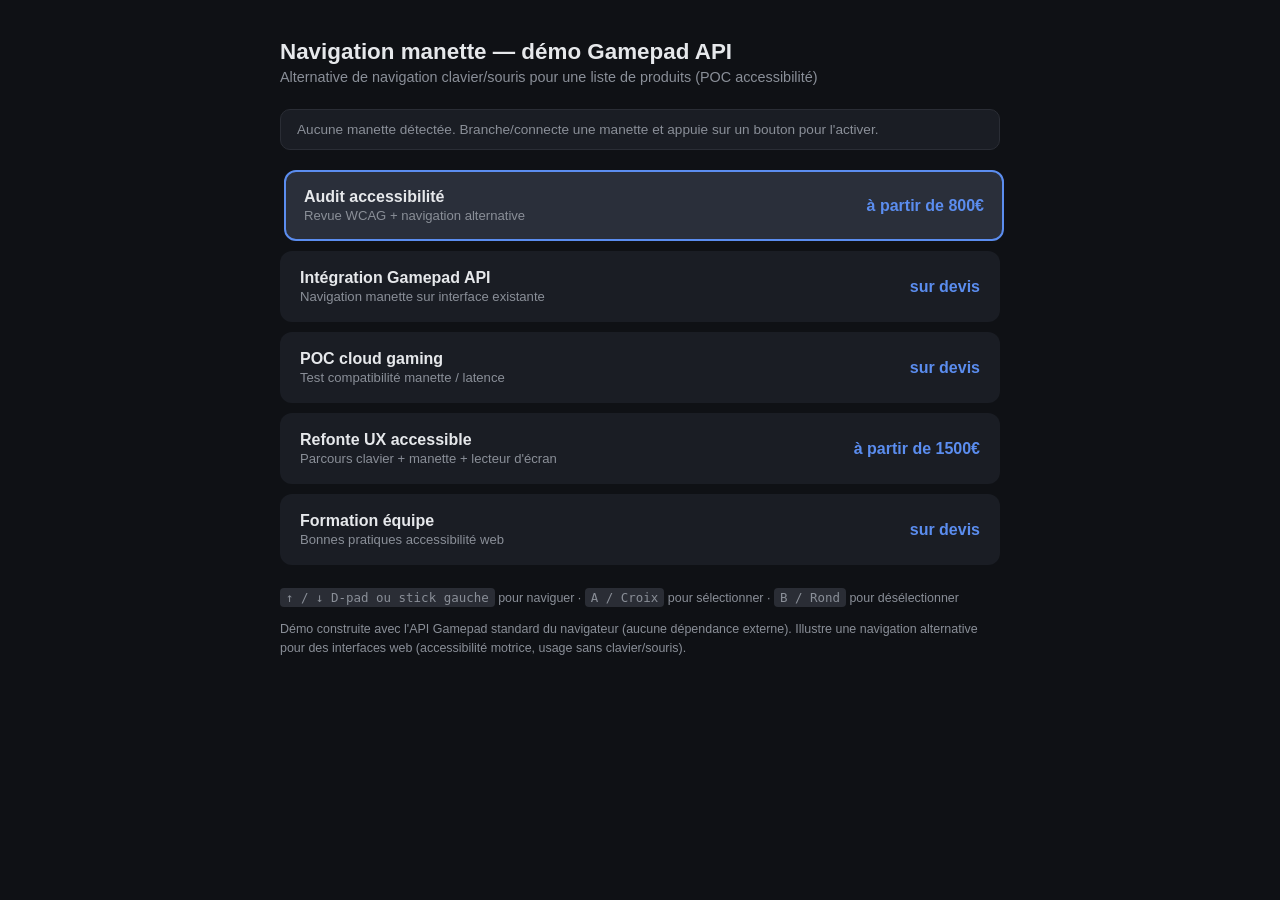
<file: index.html>
<!DOCTYPE html>
<html lang="fr">
<head>
<meta charset="UTF-8">
<meta name="viewport" content="width=device-width, initial-scale=1.0">
<title>Démo — Navigation web via manette (Gamepad API)</title>
<style>
  :root {
    --bg: #0f1115;
    --card: #1a1d24;
    --card-focus: #2a2f3a;
    --accent: #5b8def;
    --text: #e6e8eb;
    --muted: #8a8f98;
  }
  * { box-sizing: border-box; }
  body {
    margin: 0;
    font-family: -apple-system, BlinkMacSystemFont, "Segoe UI", Roboto, sans-serif;
    background: var(--bg);
    color: var(--text);
    padding: 24px 16px 80px;
  }
  header {
    max-width: 720px;
    margin: 0 auto 24px;
  }
  h1 { font-size: 1.4rem; margin-bottom: 4px; }
  p.sub { color: var(--muted); font-size: 0.9rem; margin: 0; }

  #status {
    max-width: 720px;
    margin: 0 auto 20px;
    padding: 12px 16px;
    border-radius: 10px;
    background: var(--card);
    font-size: 0.85rem;
    color: var(--muted);
    border: 1px solid #2a2d35;
  }
  #status.connected { color: #7ee787; border-color: #2d4a34; }

  main {
    max-width: 720px;
    margin: 0 auto;
    display: flex;
    flex-direction: column;
    gap: 10px;
  }

  .item {
    background: var(--card);
    border: 2px solid transparent;
    border-radius: 12px;
    padding: 16px 18px;
    display: flex;
    justify-content: space-between;
    align-items: center;
    transition: background 0.15s, border-color 0.15s, transform 0.1s;
  }
  .item .name { font-weight: 600; }
  .item .desc { color: var(--muted); font-size: 0.82rem; margin-top: 2px; }
  .item .price { color: var(--accent); font-weight: 600; white-space: nowrap; margin-left: 16px; }

  .item.focused {
    background: var(--card-focus);
    border-color: var(--accent);
    transform: translateX(4px);
  }
  .item.selected {
    border-color: #7ee787;
  }

  footer {
    max-width: 720px;
    margin: 24px auto 0;
    color: var(--muted);
    font-size: 0.78rem;
    line-height: 1.5;
  }

  kbd {
    background: #2a2d35;
    padding: 2px 6px;
    border-radius: 4px;
    font-size: 0.78rem;
  }
</style>
</head>
<body>

<header>
  <h1>Navigation manette — démo Gamepad API</h1>
  <p class="sub">Alternative de navigation clavier/souris pour une liste de produits (POC accessibilité)</p>
</header>

<div id="status">Aucune manette détectée. Branche/connecte une manette et appuie sur un bouton pour l'activer.</div>

<main id="list"></main>

<footer>
  <p>
    <kbd>↑ / ↓ D-pad ou stick gauche</kbd> pour naviguer ·
    <kbd>A / Croix</kbd> pour sélectionner ·
    <kbd>B / Rond</kbd> pour désélectionner
  </p>
  <p>
    Démo construite avec l'API Gamepad standard du navigateur (aucune dépendance externe).
    Illustre une navigation alternative pour des interfaces web (accessibilité motrice, usage sans clavier/souris).
  </p>
</footer>

<script>
const items = [
  { name: "Audit accessibilité", desc: "Revue WCAG + navigation alternative", price: "à partir de 800€" },
  { name: "Intégration Gamepad API", desc: "Navigation manette sur interface existante", price: "sur devis" },
  { name: "POC cloud gaming", desc: "Test compatibilité manette / latence", price: "sur devis" },
  { name: "Refonte UX accessible", desc: "Parcours clavier + manette + lecteur d'écran", price: "à partir de 1500€" },
  { name: "Formation équipe", desc: "Bonnes pratiques accessibilité web", price: "sur devis" },
];

const listEl = document.getElementById("list");
const statusEl = document.getElementById("status");

let focusIndex = 0;
let selectedIndex = -1;
let gamepadIndex = null;
let prevButtons = [];

function render() {
  listEl.innerHTML = "";
  items.forEach((item, i) => {
    const el = document.createElement("div");
    el.className = "item";
    if (i === focusIndex) el.classList.add("focused");
    if (i === selectedIndex) el.classList.add("selected");
    el.innerHTML = `
      <div>
        <div class="name">${item.name}</div>
        <div class="desc">${item.desc}</div>
      </div>
      <div class="price">${item.price}</div>
    `;
    listEl.appendChild(el);
  });
}

function pollGamepad() {
  const pads = navigator.getGamepads ? navigator.getGamepads() : [];
  const pad = gamepadIndex !== null ? pads[gamepadIndex] : null;

  if (pad) {
    statusEl.textContent = `Manette connectée : ${pad.id}`;
    statusEl.classList.add("connected");

    const btn = (i) => pad.buttons[i] && pad.buttons[i].pressed;
    const wasPressed = (i) => prevButtons[i];

    // D-pad haut/bas (12 = haut, 13 = bas) + stick gauche vertical (axe 1)
    const dpadUp = btn(12) || pad.axes[1] < -0.5;
    const dpadDown = btn(13) || pad.axes[1] > 0.5;

    if (dpadUp && !wasPressed(12)) {
      focusIndex = (focusIndex - 1 + items.length) % items.length;
      render();
    }
    if (dpadDown && !wasPressed(13)) {
      focusIndex = (focusIndex + 1) % items.length;
      render();
    }
    // Bouton A (0) = sélectionner
    if (btn(0) && !wasPressed(0)) {
      selectedIndex = focusIndex;
      render();
    }
    // Bouton B (1) = désélectionner
    if (btn(1) && !wasPressed(1)) {
      selectedIndex = -1;
      render();
    }

    prevButtons = pad.buttons.map(b => b.pressed);
  }

  requestAnimationFrame(pollGamepad);
}

window.addEventListener("gamepadconnected", (e) => {
  gamepadIndex = e.gamepad.index;
  statusEl.textContent = `Manette connectée : ${e.gamepad.id}`;
  statusEl.classList.add("connected");
});

window.addEventListener("gamepaddisconnected", () => {
  gamepadIndex = null;
  statusEl.textContent = "Manette déconnectée.";
  statusEl.classList.remove("connected");
});

render();
requestAnimationFrame(pollGamepad);
</script>

</body>
</html>
</file>
